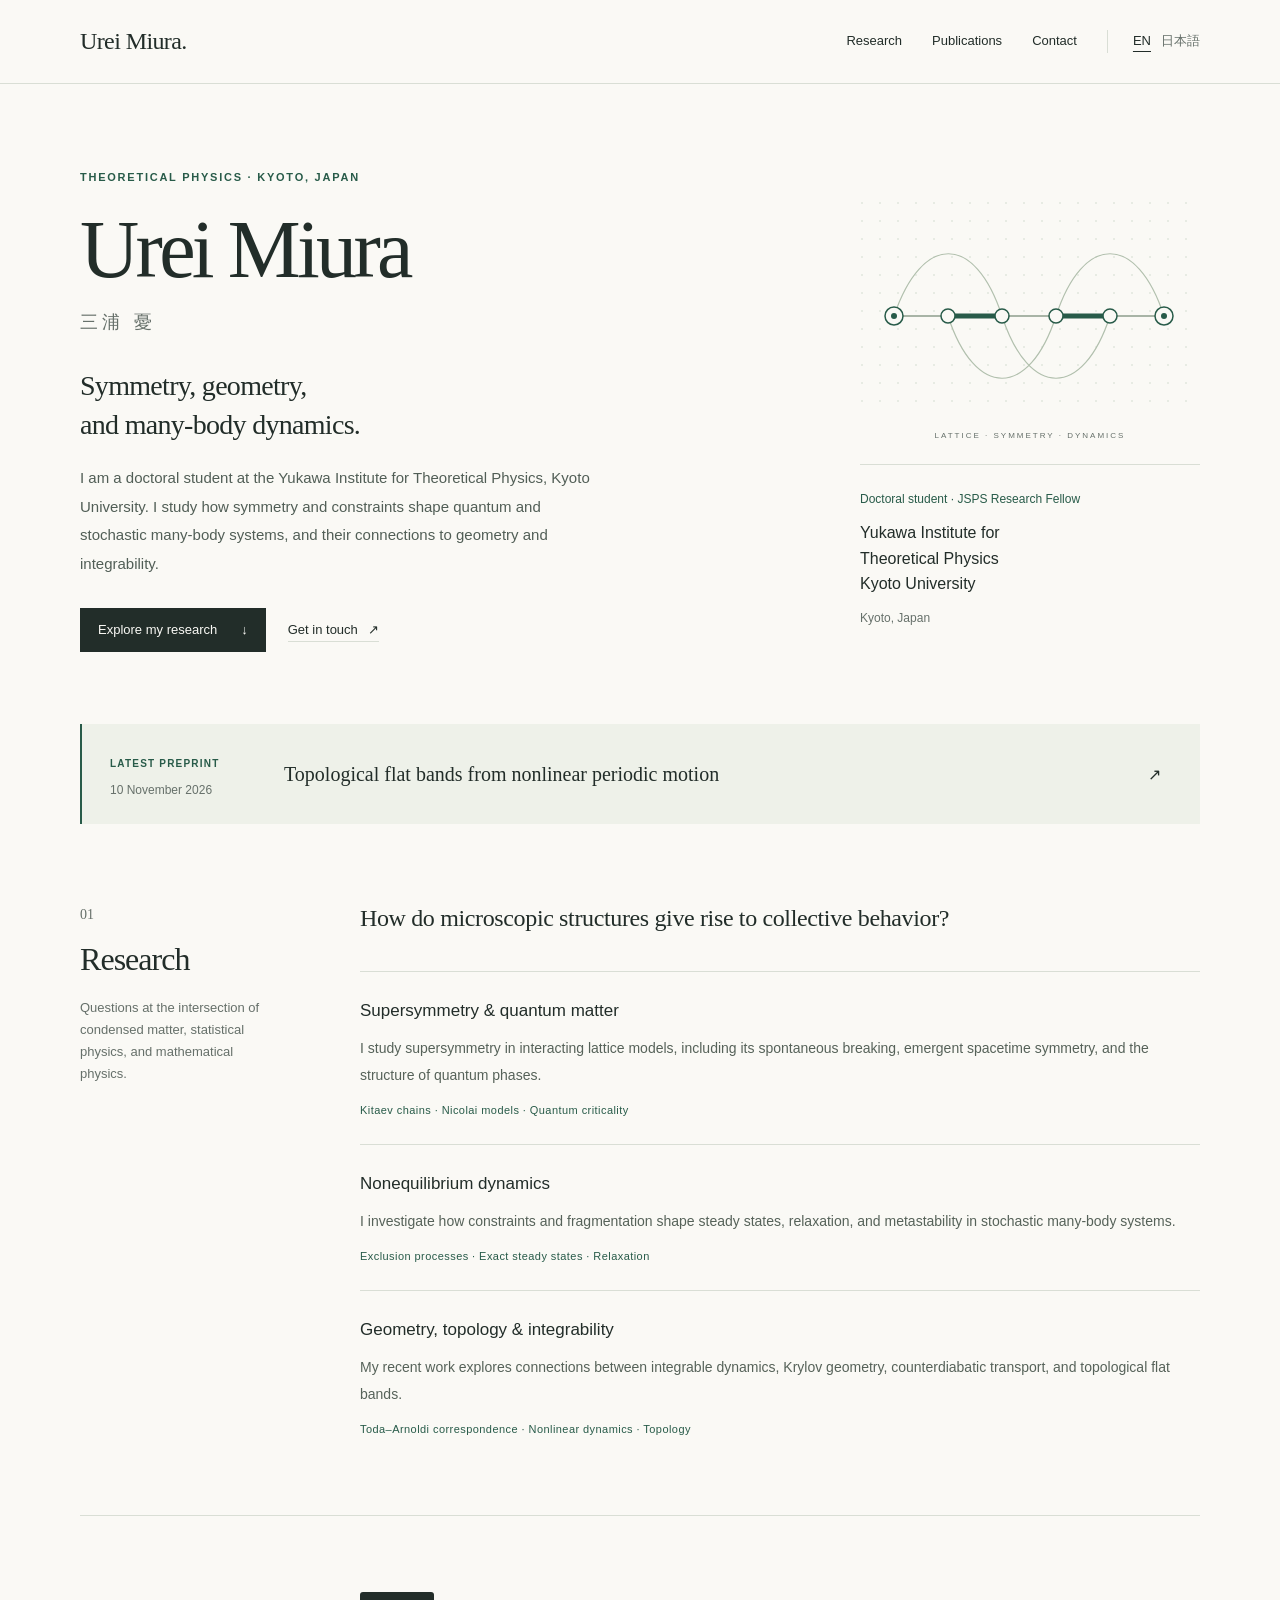
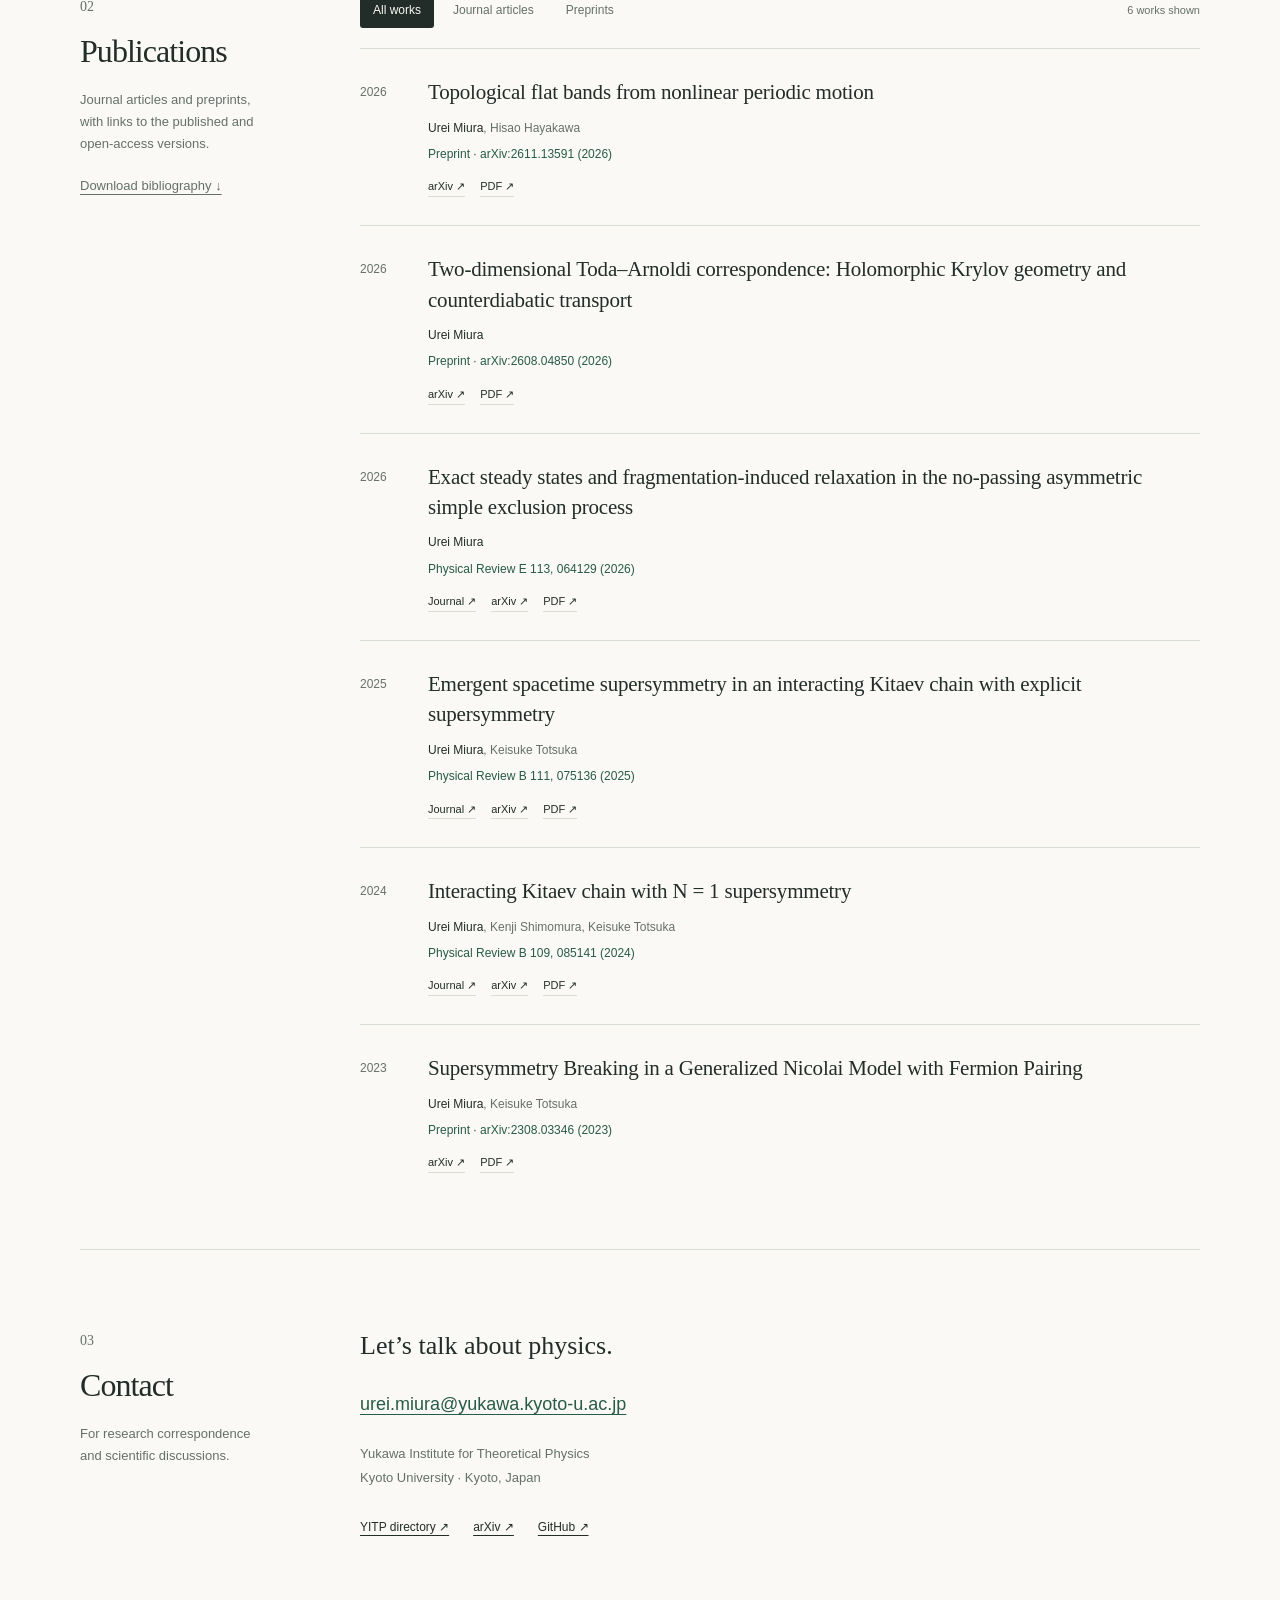
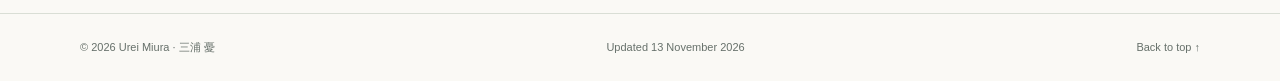
<file: index.html>
<!doctype html>
<html lang="en">
<head>
  <meta charset="utf-8"><meta name="viewport" content="width=device-width, initial-scale=1">
  <title>Urei Miura | Theoretical Physics</title><meta name="description" content="Urei Miura, doctoral student at the Yukawa Institute for Theoretical Physics, Kyoto University. Research on supersymmetry, nonequilibrium dynamics, geometry, and integrability.">
  <meta name="theme-color" content="#faf9f5">
  <link rel="canonical" href="https://miura-urei.github.io/">
  <link rel="alternate" hreflang="en" href="https://miura-urei.github.io/"><link rel="alternate" hreflang="ja" href="https://miura-urei.github.io/ja.html"><link rel="alternate" hreflang="x-default" href="https://miura-urei.github.io/">
  <meta property="og:type" content="website"><meta property="og:title" content="Urei Miura | Theoretical Physics"><meta property="og:description" content="Urei Miura, doctoral student at the Yukawa Institute for Theoretical Physics, Kyoto University. Research on supersymmetry, nonequilibrium dynamics, geometry, and integrability."><meta property="og:url" content="https://miura-urei.github.io/"><meta property="og:locale" content="en_US">
  <link rel="icon" href="favicon.svg" type="image/svg+xml">
  <link rel="stylesheet" href="styles.css"><script src="site.js" defer></script>
  <script type="application/ld+json">{"@context": "https://schema.org", "@type": "ProfilePage", "dateModified": "2026-11-13", "mainEntity": {"@type": "Person", "name": "Urei Miura", "alternateName": "三浦憂", "url": "https://miura-urei.github.io/", "jobTitle": "Doctoral student", "email": "urei.miura@yukawa.kyoto-u.ac.jp", "affiliation": {"@type": "Organization", "name": "Yukawa Institute for Theoretical Physics, Kyoto University", "url": "https://www.yukawa.kyoto-u.ac.jp/"}, "sameAs": ["https://github.com/miura-urei"]}}</script>
</head>
<body id="top">
<a class="skip-link" href="#main">Skip to main content</a>
<header class="site-header"><div class="wrap header-inner">
  <a class="wordmark" href="index.html" aria-label="Urei Miura — home">Urei Miura<span aria-hidden="true">.</span></a>
  <nav class="navigation" aria-label="Main navigation"><a href="#research">Research</a><a href="#publications">Publications</a><a href="#contact">Contact</a><div class="language" aria-label="Language / 言語"><a href="index.html" lang="en" hreflang="en" aria-current="page">EN</a><a href="ja.html" lang="ja" hreflang="ja" data-language-link>日本語</a></div></nav>
</div></header>
<main class="wrap" id="main">
  <section class="hero" aria-labelledby="name"><div>
    <div class="eyebrow">Theoretical physics · Kyoto, Japan</div><h1 id="name">Urei Miura</h1>
    <p class="name-secondary" lang="ja">三浦 憂</p>
    <p class="lead">Symmetry, geometry,<br>and many-body dynamics.</p><p class="intro">I am a doctoral student at the Yukawa Institute for Theoretical Physics, Kyoto University. I study how symmetry and constraints shape quantum and stochastic many-body systems, and their connections to geometry and integrability.</p>
    <div class="hero-links"><a class="primary-link" href="#research">Explore my research <span aria-hidden="true">↓</span></a><a class="text-link" href="#contact">Get in touch <span aria-hidden="true">↗</span></a></div>
  </div><aside class="identity-panel"><svg class="lattice" viewBox="0 0 340 240" role="img" aria-label="Schematic of a one-dimensional lattice with alternating bonds" xmlns="http://www.w3.org/2000/svg">
      <defs><pattern id="dots" width="18" height="18" patternUnits="userSpaceOnUse"><circle cx="2" cy="2" r=".8" fill="#d0d9cd"/></pattern></defs>
      <rect x="1" y="1" width="338" height="214" fill="url(#dots)"/>
      <g fill="none" stroke="#b2c0ae" stroke-width="1.2">
        <path d="M34 115C62 32 115 32 142 115S223 198 250 115"/>
        <path d="M88 115C115 198 169 198 196 115S277 32 304 115"/>
      </g>
      <path d="M34 115H304" fill="none" stroke="#8d9e8d" stroke-width="1.5"/>
      <g stroke="#285b49" stroke-width="5"><path d="M88 115h54m54 0h54"/></g>
      <g stroke="#285b49" stroke-width="1.5" fill="#faf9f5"><circle cx="34" cy="115" r="9"/><circle cx="88" cy="115" r="7"/><circle cx="142" cy="115" r="7"/><circle cx="196" cy="115" r="7"/><circle cx="250" cy="115" r="7"/><circle cx="304" cy="115" r="9"/></g>
      <g fill="#285b49"><circle cx="34" cy="115" r="3"/><circle cx="304" cy="115" r="3"/></g>
      <text x="170" y="237" fill="#66706a" text-anchor="middle" font-family="sans-serif" font-size="8" letter-spacing="2">LATTICE · SYMMETRY · DYNAMICS</text>
    </svg><div class="affiliation">
    <p class="role">Doctoral student · JSPS Research Fellow</p><p class="institute">Yukawa Institute for<br>Theoretical Physics<br>Kyoto University</p><p class="location">Kyoto, Japan</p>
  </div></aside></section>
  <a class="latest" href="https://arxiv.org/abs/2611.13591"><div><span class="latest-label">Latest preprint</span><time class="latest-date" datetime="2026-11-10">10 November 2026</time></div><span class="latest-title" lang="en">Topological flat bands from nonlinear periodic motion</span><span aria-hidden="true">↗</span></a>
  <section class="section" id="research" aria-labelledby="research-heading">
    <div class="section-heading"><span class="section-number" aria-hidden="true">01</span><h2 id="research-heading">Research</h2><p>Questions at the intersection of condensed matter, statistical physics, and mathematical physics.</p></div>
    <div><p class="research-intro">How do microscopic structures give rise to collective behavior?</p><article class="research-topic"><h3>Supersymmetry &amp; quantum matter</h3><p>I study supersymmetry in interacting lattice models, including its spontaneous breaking, emergent spacetime symmetry, and the structure of quantum phases.</p><span class="topic-keywords">Kitaev chains · Nicolai models · Quantum criticality</span></article>
<article class="research-topic"><h3>Nonequilibrium dynamics</h3><p>I investigate how constraints and fragmentation shape steady states, relaxation, and metastability in stochastic many-body systems.</p><span class="topic-keywords">Exclusion processes · Exact steady states · Relaxation</span></article>
<article class="research-topic"><h3>Geometry, topology &amp; integrability</h3><p>My recent work explores connections between integrable dynamics, Krylov geometry, counterdiabatic transport, and topological flat bands.</p><span class="topic-keywords">Toda–Arnoldi correspondence · Nonlinear dynamics · Topology</span></article></div>
  </section>
  <section class="section" id="publications" aria-labelledby="publications-heading">
    <div class="section-heading"><span class="section-number" aria-hidden="true">02</span><h2 id="publications-heading">Publications</h2><p>Journal articles and preprints, with links to the published and open-access versions.</p><p style="margin-top:20px"><a href="publications.bib" download>Download bibliography ↓</a></p></div>
    <div><div class="publication-toolbar"><div class="publication-filters" role="group" aria-label="Filter publications" hidden><button type="button" data-filter="all" aria-pressed="true">All works</button><button type="button" data-filter="journal" aria-pressed="false">Journal articles</button><button type="button" data-filter="preprint" aria-pressed="false">Preprints</button></div><span class="publication-count" id="publication-count" role="status" aria-live="polite">6 works shown</span></div>
    <ol class="publication-list"><li class="publication" data-kind="preprint">
      <span class="publication-year">2026</span>
      <article><h3 lang="en"><a href="https://arxiv.org/abs/2611.13591">Topological flat bands from nonlinear periodic motion</a></h3>
      <p class="authors" lang="en"><strong>Urei Miura</strong>, Hisao Hayakawa</p><p class="venue">Preprint · arXiv:2611.13591 (2026)</p>
      <div class="pub-links"><a href="https://arxiv.org/abs/2611.13591" aria-label="arXiv: Topological flat bands from nonlinear periodic motion">arXiv ↗</a>
      <a href="https://arxiv.org/pdf/2611.13591" aria-label="PDF: Topological flat bands from nonlinear periodic motion">PDF ↗</a></div></article>
    </li>
<li class="publication" data-kind="preprint">
      <span class="publication-year">2026</span>
      <article><h3 lang="en"><a href="https://arxiv.org/abs/2608.04850">Two-dimensional Toda–Arnoldi correspondence: Holomorphic Krylov geometry and counterdiabatic transport</a></h3>
      <p class="authors" lang="en"><strong>Urei Miura</strong></p><p class="venue">Preprint · arXiv:2608.04850 (2026)</p>
      <div class="pub-links"><a href="https://arxiv.org/abs/2608.04850" aria-label="arXiv: Two-dimensional Toda–Arnoldi correspondence: Holomorphic Krylov geometry and counterdiabatic transport">arXiv ↗</a>
      <a href="https://arxiv.org/pdf/2608.04850" aria-label="PDF: Two-dimensional Toda–Arnoldi correspondence: Holomorphic Krylov geometry and counterdiabatic transport">PDF ↗</a></div></article>
    </li>
<li class="publication" data-kind="journal">
      <span class="publication-year">2026</span>
      <article><h3 lang="en"><a href="https://doi.org/10.1103/52vx-z447">Exact steady states and fragmentation-induced relaxation in the no-passing asymmetric simple exclusion process</a></h3>
      <p class="authors" lang="en"><strong>Urei Miura</strong></p><p class="venue">Physical Review E 113, 064129 (2026)</p>
      <div class="pub-links"><a href="https://doi.org/10.1103/52vx-z447" aria-label="Journal: Exact steady states and fragmentation-induced relaxation in the no-passing asymmetric simple exclusion process">Journal ↗</a><a href="https://arxiv.org/abs/2504.16363" aria-label="arXiv: Exact steady states and fragmentation-induced relaxation in the no-passing asymmetric simple exclusion process">arXiv ↗</a>
      <a href="https://arxiv.org/pdf/2504.16363" aria-label="PDF: Exact steady states and fragmentation-induced relaxation in the no-passing asymmetric simple exclusion process">PDF ↗</a></div></article>
    </li>
<li class="publication" data-kind="journal">
      <span class="publication-year">2025</span>
      <article><h3 lang="en"><a href="https://doi.org/10.1103/PhysRevB.111.075136">Emergent spacetime supersymmetry in an interacting Kitaev chain with explicit supersymmetry</a></h3>
      <p class="authors" lang="en"><strong>Urei Miura</strong>, Keisuke Totsuka</p><p class="venue">Physical Review B 111, 075136 (2025)</p>
      <div class="pub-links"><a href="https://doi.org/10.1103/PhysRevB.111.075136" aria-label="Journal: Emergent spacetime supersymmetry in an interacting Kitaev chain with explicit supersymmetry">Journal ↗</a><a href="https://arxiv.org/abs/2410.13354" aria-label="arXiv: Emergent spacetime supersymmetry in an interacting Kitaev chain with explicit supersymmetry">arXiv ↗</a>
      <a href="https://arxiv.org/pdf/2410.13354" aria-label="PDF: Emergent spacetime supersymmetry in an interacting Kitaev chain with explicit supersymmetry">PDF ↗</a></div></article>
    </li>
<li class="publication" data-kind="journal">
      <span class="publication-year">2024</span>
      <article><h3 lang="en"><a href="https://doi.org/10.1103/PhysRevB.109.085141">Interacting Kitaev chain with N = 1 supersymmetry</a></h3>
      <p class="authors" lang="en"><strong>Urei Miura</strong>, Kenji Shimomura, Keisuke Totsuka</p><p class="venue">Physical Review B 109, 085141 (2024)</p>
      <div class="pub-links"><a href="https://doi.org/10.1103/PhysRevB.109.085141" aria-label="Journal: Interacting Kitaev chain with N = 1 supersymmetry">Journal ↗</a><a href="https://arxiv.org/abs/2310.19493" aria-label="arXiv: Interacting Kitaev chain with N = 1 supersymmetry">arXiv ↗</a>
      <a href="https://arxiv.org/pdf/2310.19493" aria-label="PDF: Interacting Kitaev chain with N = 1 supersymmetry">PDF ↗</a></div></article>
    </li>
<li class="publication" data-kind="preprint">
      <span class="publication-year">2023</span>
      <article><h3 lang="en"><a href="https://arxiv.org/abs/2308.03346">Supersymmetry Breaking in a Generalized Nicolai Model with Fermion Pairing</a></h3>
      <p class="authors" lang="en"><strong>Urei Miura</strong>, Keisuke Totsuka</p><p class="venue">Preprint · arXiv:2308.03346 (2023)</p>
      <div class="pub-links"><a href="https://arxiv.org/abs/2308.03346" aria-label="arXiv: Supersymmetry Breaking in a Generalized Nicolai Model with Fermion Pairing">arXiv ↗</a>
      <a href="https://arxiv.org/pdf/2308.03346" aria-label="PDF: Supersymmetry Breaking in a Generalized Nicolai Model with Fermion Pairing">PDF ↗</a></div></article>
    </li></ol></div>
  </section>
  <section class="section contact-section" id="contact" aria-labelledby="contact-heading">
    <div class="section-heading"><span class="section-number" aria-hidden="true">03</span><h2 id="contact-heading">Contact</h2><p>For research correspondence and scientific discussions.</p></div>
    <div><p class="contact-copy">Let’s talk about physics.</p><a class="email" href="mailto:urei.miura@yukawa.kyoto-u.ac.jp">urei.miura@yukawa.kyoto-u.ac.jp</a><p class="contact-affiliation">Yukawa Institute for Theoretical Physics<br>Kyoto University · Kyoto, Japan</p>
    <div class="external-links"><a href="https://www.yukawa.kyoto-u.ac.jp/en-GB/contents/people/people">YITP directory ↗</a><a href="https://arxiv.org/search/?query=Miura%2C+Urei&amp;searchtype=author&amp;abstracts=show&amp;order=-announced_date_first&amp;size=50">arXiv ↗</a><a href="https://github.com/miura-urei">GitHub ↗</a></div></div>
  </section>
</main>
<footer class="site-footer"><div class="wrap footer-inner"><span>© 2026 Urei Miura · 三浦 憂</span><span>Updated 13 November 2026</span><a href="#top">Back to top ↑</a></div></footer>
</body>
</html>
</file>
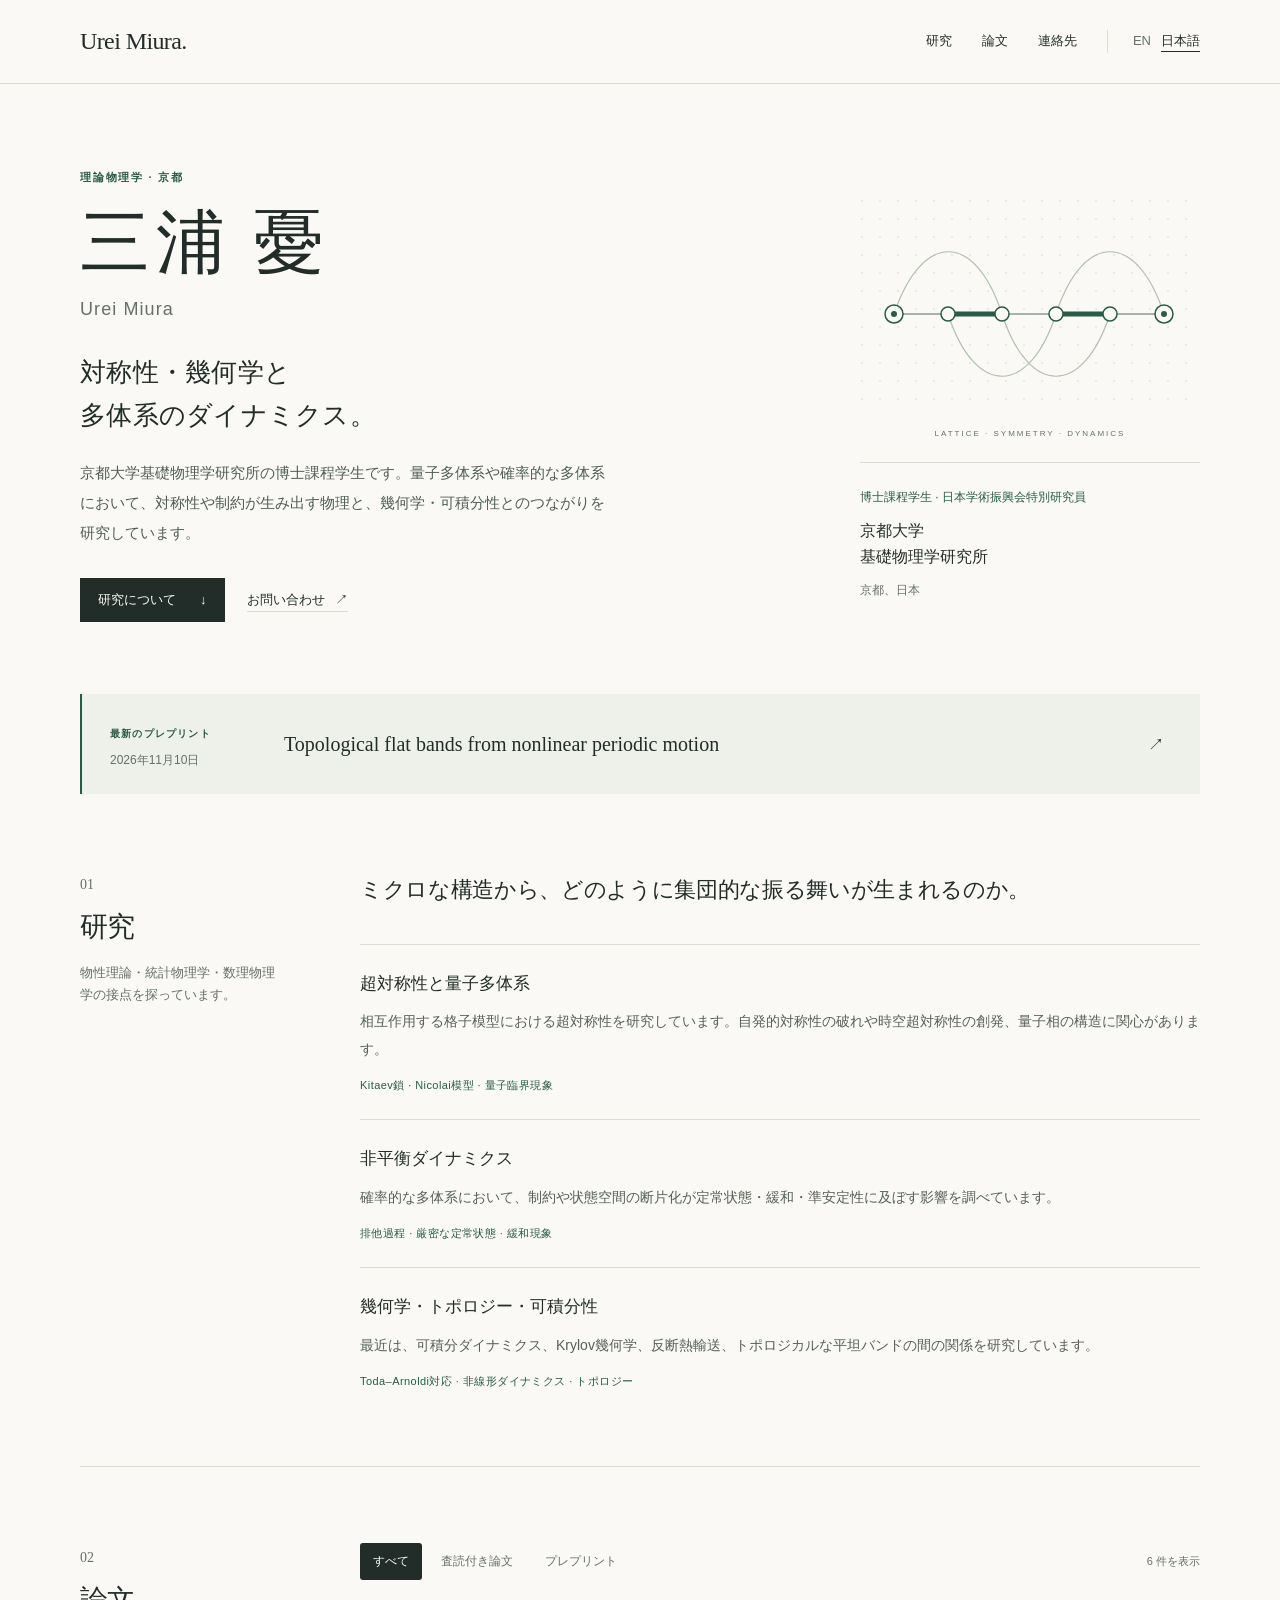
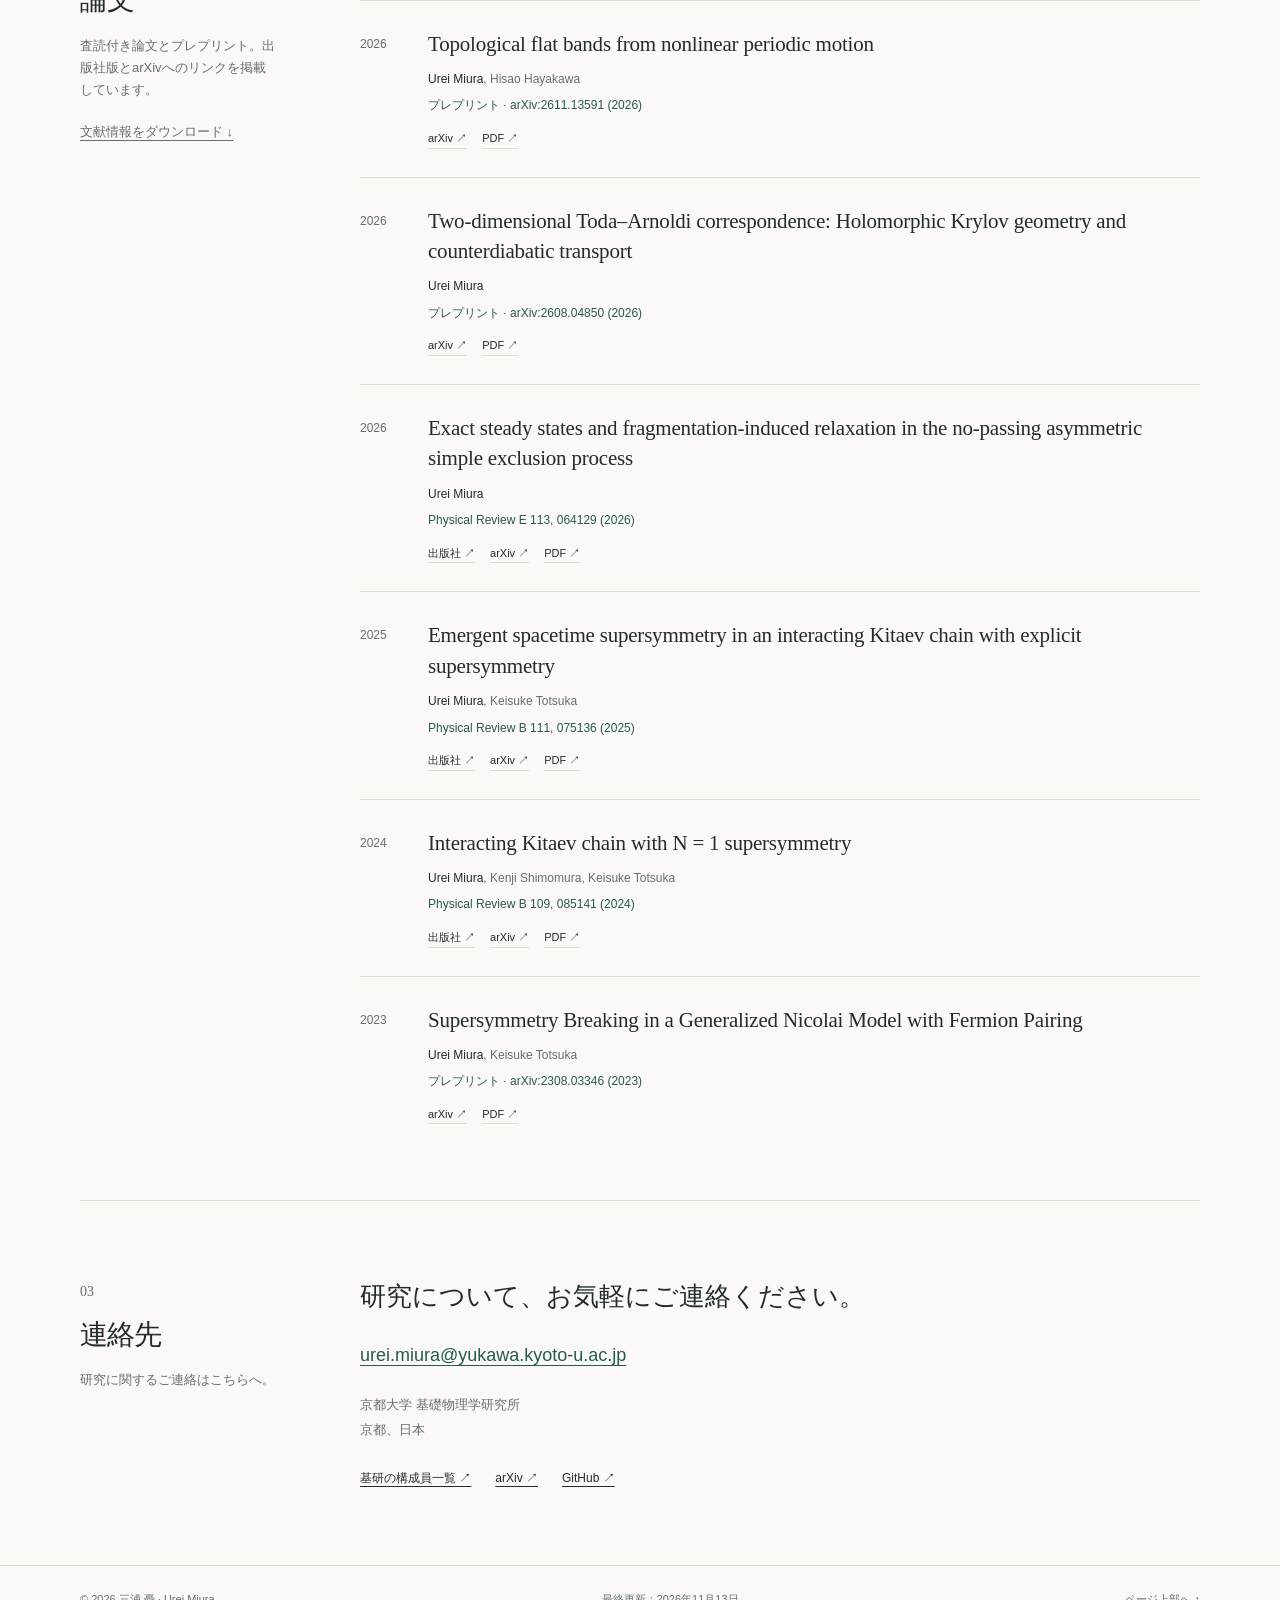
<file: ja.html>
<!doctype html>
<html lang="ja">
<head>
  <meta charset="utf-8"><meta name="viewport" content="width=device-width, initial-scale=1">
  <title>三浦 憂 | Urei Miura — 理論物理学</title><meta name="description" content="三浦憂（Urei Miura）の研究者個人サイト。京都大学基礎物理学研究所。超対称性、非平衡ダイナミクス、幾何学・可積分系の研究と論文を紹介します。">
  <meta name="theme-color" content="#faf9f5">
  <link rel="canonical" href="https://miura-urei.github.io/ja.html">
  <link rel="alternate" hreflang="en" href="https://miura-urei.github.io/"><link rel="alternate" hreflang="ja" href="https://miura-urei.github.io/ja.html"><link rel="alternate" hreflang="x-default" href="https://miura-urei.github.io/">
  <meta property="og:type" content="website"><meta property="og:title" content="三浦 憂 | Urei Miura — 理論物理学"><meta property="og:description" content="三浦憂（Urei Miura）の研究者個人サイト。京都大学基礎物理学研究所。超対称性、非平衡ダイナミクス、幾何学・可積分系の研究と論文を紹介します。"><meta property="og:url" content="https://miura-urei.github.io/ja.html"><meta property="og:locale" content="ja_JP">
  <link rel="icon" href="favicon.svg" type="image/svg+xml">
  <link rel="stylesheet" href="styles.css"><script src="site.js" defer></script>
  <script type="application/ld+json">{"@context": "https://schema.org", "@type": "ProfilePage", "dateModified": "2026-11-13", "mainEntity": {"@type": "Person", "name": "Urei Miura", "alternateName": "三浦憂", "url": "https://miura-urei.github.io/", "jobTitle": "Doctoral student", "email": "urei.miura@yukawa.kyoto-u.ac.jp", "affiliation": {"@type": "Organization", "name": "Yukawa Institute for Theoretical Physics, Kyoto University", "url": "https://www.yukawa.kyoto-u.ac.jp/"}, "sameAs": ["https://github.com/miura-urei"]}}</script>
</head>
<body id="top">
<a class="skip-link" href="#main">本文へ移動</a>
<header class="site-header"><div class="wrap header-inner">
  <a class="wordmark" href="ja.html" aria-label="Urei Miura — home">Urei Miura<span aria-hidden="true">.</span></a>
  <nav class="navigation" aria-label="メインナビゲーション"><a href="#research">研究</a><a href="#publications">論文</a><a href="#contact">連絡先</a><div class="language" aria-label="Language / 言語"><a href="index.html" lang="en" hreflang="en" data-language-link>EN</a><a href="ja.html" lang="ja" hreflang="ja" aria-current="page">日本語</a></div></nav>
</div></header>
<main class="wrap" id="main">
  <section class="hero" aria-labelledby="name"><div>
    <div class="eyebrow">理論物理学 · 京都</div><h1 id="name">三浦 憂</h1>
    <p class="name-secondary" lang="en">Urei Miura</p>
    <p class="lead">対称性・幾何学と<br>多体系のダイナミクス。</p><p class="intro">京都大学基礎物理学研究所の博士課程学生です。量子多体系や確率的な多体系において、対称性や制約が生み出す物理と、幾何学・可積分性とのつながりを研究しています。</p>
    <div class="hero-links"><a class="primary-link" href="#research">研究について <span aria-hidden="true">↓</span></a><a class="text-link" href="#contact">お問い合わせ <span aria-hidden="true">↗</span></a></div>
  </div><aside class="identity-panel"><svg class="lattice" viewBox="0 0 340 240" role="img" aria-label="結合が交互に並ぶ一次元格子の模式図" xmlns="http://www.w3.org/2000/svg">
      <defs><pattern id="dots" width="18" height="18" patternUnits="userSpaceOnUse"><circle cx="2" cy="2" r=".8" fill="#d0d9cd"/></pattern></defs>
      <rect x="1" y="1" width="338" height="214" fill="url(#dots)"/>
      <g fill="none" stroke="#b2c0ae" stroke-width="1.2">
        <path d="M34 115C62 32 115 32 142 115S223 198 250 115"/>
        <path d="M88 115C115 198 169 198 196 115S277 32 304 115"/>
      </g>
      <path d="M34 115H304" fill="none" stroke="#8d9e8d" stroke-width="1.5"/>
      <g stroke="#285b49" stroke-width="5"><path d="M88 115h54m54 0h54"/></g>
      <g stroke="#285b49" stroke-width="1.5" fill="#faf9f5"><circle cx="34" cy="115" r="9"/><circle cx="88" cy="115" r="7"/><circle cx="142" cy="115" r="7"/><circle cx="196" cy="115" r="7"/><circle cx="250" cy="115" r="7"/><circle cx="304" cy="115" r="9"/></g>
      <g fill="#285b49"><circle cx="34" cy="115" r="3"/><circle cx="304" cy="115" r="3"/></g>
      <text x="170" y="237" fill="#66706a" text-anchor="middle" font-family="sans-serif" font-size="8" letter-spacing="2">LATTICE · SYMMETRY · DYNAMICS</text>
    </svg><div class="affiliation">
    <p class="role">博士課程学生 · 日本学術振興会特別研究員</p><p class="institute">京都大学<br>基礎物理学研究所<br></p><p class="location">京都、日本</p>
  </div></aside></section>
  <a class="latest" href="https://arxiv.org/abs/2611.13591"><div><span class="latest-label">最新のプレプリント</span><time class="latest-date" datetime="2026-11-10">2026年11月10日</time></div><span class="latest-title" lang="en">Topological flat bands from nonlinear periodic motion</span><span aria-hidden="true">↗</span></a>
  <section class="section" id="research" aria-labelledby="research-heading">
    <div class="section-heading"><span class="section-number" aria-hidden="true">01</span><h2 id="research-heading">研究</h2><p>物性理論・統計物理学・数理物理学の接点を探っています。</p></div>
    <div><p class="research-intro">ミクロな構造から、どのように集団的な振る舞いが生まれるのか。</p><article class="research-topic"><h3>超対称性と量子多体系</h3><p>相互作用する格子模型における超対称性を研究しています。自発的対称性の破れや時空超対称性の創発、量子相の構造に関心があります。</p><span class="topic-keywords">Kitaev鎖 · Nicolai模型 · 量子臨界現象</span></article>
<article class="research-topic"><h3>非平衡ダイナミクス</h3><p>確率的な多体系において、制約や状態空間の断片化が定常状態・緩和・準安定性に及ぼす影響を調べています。</p><span class="topic-keywords">排他過程 · 厳密な定常状態 · 緩和現象</span></article>
<article class="research-topic"><h3>幾何学・トポロジー・可積分性</h3><p>最近は、可積分ダイナミクス、Krylov幾何学、反断熱輸送、トポロジカルな平坦バンドの間の関係を研究しています。</p><span class="topic-keywords">Toda–Arnoldi対応 · 非線形ダイナミクス · トポロジー</span></article></div>
  </section>
  <section class="section" id="publications" aria-labelledby="publications-heading">
    <div class="section-heading"><span class="section-number" aria-hidden="true">02</span><h2 id="publications-heading">論文</h2><p>査読付き論文とプレプリント。出版社版とarXivへのリンクを掲載しています。</p><p style="margin-top:20px"><a href="publications.bib" download>文献情報をダウンロード ↓</a></p></div>
    <div><div class="publication-toolbar"><div class="publication-filters" role="group" aria-label="論文の種類で絞り込み" hidden><button type="button" data-filter="all" aria-pressed="true">すべて</button><button type="button" data-filter="journal" aria-pressed="false">査読付き論文</button><button type="button" data-filter="preprint" aria-pressed="false">プレプリント</button></div><span class="publication-count" id="publication-count" role="status" aria-live="polite">6 件を表示</span></div>
    <ol class="publication-list"><li class="publication" data-kind="preprint">
      <span class="publication-year">2026</span>
      <article><h3 lang="en"><a href="https://arxiv.org/abs/2611.13591">Topological flat bands from nonlinear periodic motion</a></h3>
      <p class="authors" lang="en"><strong>Urei Miura</strong>, Hisao Hayakawa</p><p class="venue">プレプリント · arXiv:2611.13591 (2026)</p>
      <div class="pub-links"><a href="https://arxiv.org/abs/2611.13591" aria-label="arXiv: Topological flat bands from nonlinear periodic motion">arXiv ↗</a>
      <a href="https://arxiv.org/pdf/2611.13591" aria-label="PDF: Topological flat bands from nonlinear periodic motion">PDF ↗</a></div></article>
    </li>
<li class="publication" data-kind="preprint">
      <span class="publication-year">2026</span>
      <article><h3 lang="en"><a href="https://arxiv.org/abs/2608.04850">Two-dimensional Toda–Arnoldi correspondence: Holomorphic Krylov geometry and counterdiabatic transport</a></h3>
      <p class="authors" lang="en"><strong>Urei Miura</strong></p><p class="venue">プレプリント · arXiv:2608.04850 (2026)</p>
      <div class="pub-links"><a href="https://arxiv.org/abs/2608.04850" aria-label="arXiv: Two-dimensional Toda–Arnoldi correspondence: Holomorphic Krylov geometry and counterdiabatic transport">arXiv ↗</a>
      <a href="https://arxiv.org/pdf/2608.04850" aria-label="PDF: Two-dimensional Toda–Arnoldi correspondence: Holomorphic Krylov geometry and counterdiabatic transport">PDF ↗</a></div></article>
    </li>
<li class="publication" data-kind="journal">
      <span class="publication-year">2026</span>
      <article><h3 lang="en"><a href="https://doi.org/10.1103/52vx-z447">Exact steady states and fragmentation-induced relaxation in the no-passing asymmetric simple exclusion process</a></h3>
      <p class="authors" lang="en"><strong>Urei Miura</strong></p><p class="venue">Physical Review E 113, 064129 (2026)</p>
      <div class="pub-links"><a href="https://doi.org/10.1103/52vx-z447" aria-label="出版社: Exact steady states and fragmentation-induced relaxation in the no-passing asymmetric simple exclusion process">出版社 ↗</a><a href="https://arxiv.org/abs/2504.16363" aria-label="arXiv: Exact steady states and fragmentation-induced relaxation in the no-passing asymmetric simple exclusion process">arXiv ↗</a>
      <a href="https://arxiv.org/pdf/2504.16363" aria-label="PDF: Exact steady states and fragmentation-induced relaxation in the no-passing asymmetric simple exclusion process">PDF ↗</a></div></article>
    </li>
<li class="publication" data-kind="journal">
      <span class="publication-year">2025</span>
      <article><h3 lang="en"><a href="https://doi.org/10.1103/PhysRevB.111.075136">Emergent spacetime supersymmetry in an interacting Kitaev chain with explicit supersymmetry</a></h3>
      <p class="authors" lang="en"><strong>Urei Miura</strong>, Keisuke Totsuka</p><p class="venue">Physical Review B 111, 075136 (2025)</p>
      <div class="pub-links"><a href="https://doi.org/10.1103/PhysRevB.111.075136" aria-label="出版社: Emergent spacetime supersymmetry in an interacting Kitaev chain with explicit supersymmetry">出版社 ↗</a><a href="https://arxiv.org/abs/2410.13354" aria-label="arXiv: Emergent spacetime supersymmetry in an interacting Kitaev chain with explicit supersymmetry">arXiv ↗</a>
      <a href="https://arxiv.org/pdf/2410.13354" aria-label="PDF: Emergent spacetime supersymmetry in an interacting Kitaev chain with explicit supersymmetry">PDF ↗</a></div></article>
    </li>
<li class="publication" data-kind="journal">
      <span class="publication-year">2024</span>
      <article><h3 lang="en"><a href="https://doi.org/10.1103/PhysRevB.109.085141">Interacting Kitaev chain with N = 1 supersymmetry</a></h3>
      <p class="authors" lang="en"><strong>Urei Miura</strong>, Kenji Shimomura, Keisuke Totsuka</p><p class="venue">Physical Review B 109, 085141 (2024)</p>
      <div class="pub-links"><a href="https://doi.org/10.1103/PhysRevB.109.085141" aria-label="出版社: Interacting Kitaev chain with N = 1 supersymmetry">出版社 ↗</a><a href="https://arxiv.org/abs/2310.19493" aria-label="arXiv: Interacting Kitaev chain with N = 1 supersymmetry">arXiv ↗</a>
      <a href="https://arxiv.org/pdf/2310.19493" aria-label="PDF: Interacting Kitaev chain with N = 1 supersymmetry">PDF ↗</a></div></article>
    </li>
<li class="publication" data-kind="preprint">
      <span class="publication-year">2023</span>
      <article><h3 lang="en"><a href="https://arxiv.org/abs/2308.03346">Supersymmetry Breaking in a Generalized Nicolai Model with Fermion Pairing</a></h3>
      <p class="authors" lang="en"><strong>Urei Miura</strong>, Keisuke Totsuka</p><p class="venue">プレプリント · arXiv:2308.03346 (2023)</p>
      <div class="pub-links"><a href="https://arxiv.org/abs/2308.03346" aria-label="arXiv: Supersymmetry Breaking in a Generalized Nicolai Model with Fermion Pairing">arXiv ↗</a>
      <a href="https://arxiv.org/pdf/2308.03346" aria-label="PDF: Supersymmetry Breaking in a Generalized Nicolai Model with Fermion Pairing">PDF ↗</a></div></article>
    </li></ol></div>
  </section>
  <section class="section contact-section" id="contact" aria-labelledby="contact-heading">
    <div class="section-heading"><span class="section-number" aria-hidden="true">03</span><h2 id="contact-heading">連絡先</h2><p>研究に関するご連絡はこちらへ。</p></div>
    <div><p class="contact-copy">研究について、お気軽にご連絡ください。</p><a class="email" href="mailto:urei.miura@yukawa.kyoto-u.ac.jp">urei.miura@yukawa.kyoto-u.ac.jp</a><p class="contact-affiliation">京都大学 基礎物理学研究所<br>京都、日本</p>
    <div class="external-links"><a href="https://www.yukawa.kyoto-u.ac.jp/contents/people/people">基研の構成員一覧 ↗</a><a href="https://arxiv.org/search/?query=Miura%2C+Urei&amp;searchtype=author&amp;abstracts=show&amp;order=-announced_date_first&amp;size=50">arXiv ↗</a><a href="https://github.com/miura-urei">GitHub ↗</a></div></div>
  </section>
</main>
<footer class="site-footer"><div class="wrap footer-inner"><span>© 2026 三浦 憂 · Urei Miura</span><span>最終更新：2026年11月13日</span><a href="#top">ページ上部へ ↑</a></div></footer>
</body>
</html>
</file>
<file: styles.css>
@charset "UTF-8";
:root {
  color-scheme: light;
  --paper: #faf9f5;
  --ink: #222d29;
  --muted: #66706a;
  --accent: #285b49;
  --line: #d9ded5;
  --soft: #eef1e9;
  --serif: "Iowan Old Style", "Palatino Linotype", "Yu Mincho", "Hiragino Mincho ProN", Georgia, serif;
  --sans: -apple-system, BlinkMacSystemFont, "Segoe UI", "Hiragino Kaku Gothic ProN", "Yu Gothic", sans-serif;
}
* { box-sizing: border-box; }
html { scroll-behavior: smooth; scroll-padding-top: 105px; }
body { margin: 0; background: var(--paper); color: var(--ink); font-family: var(--sans); font-size: 16px; line-height: 1.7; -webkit-font-smoothing: antialiased; }
a { color: inherit; text-underline-offset: 4px; text-decoration-thickness: 1px; }
a:hover { color: var(--accent); }
a:focus-visible, button:focus-visible, summary:focus-visible { outline: 2px solid var(--accent); outline-offset: 5px; }
button { font: inherit; }
[hidden] { display: none !important; }
::selection { background: #d8e7d9; }
.wrap { width: min(1120px, calc(100% - 96px)); margin: 0 auto; }
.skip-link { position: fixed; top: -100px; left: 20px; z-index: 20; padding: 12px 20px; background: var(--ink); color: white; }
.skip-link:focus { top: 10px; }
.site-header { position: sticky; top: 0; z-index: 10; border-bottom: 1px solid var(--line); background: rgba(250,249,245,.97); }
.header-inner { min-height: 83px; display: flex; align-items: center; justify-content: space-between; gap: 32px; }
.wordmark { font-family: var(--serif); font-size: 24px; letter-spacing: -.6px; text-decoration: none; white-space: nowrap; }
.navigation { display: flex; align-items: center; gap: 30px; font-size: 13px; }
.navigation > a { text-decoration: none; }
.language { display: flex; align-items: center; gap: 10px; padding-left: 25px; border-left: 1px solid var(--line); white-space: nowrap; }
.language a { color: var(--muted); text-decoration: none; }
.language [aria-current] { color: var(--ink); text-decoration: underline; text-underline-offset: 6px; }
.eyebrow { font-size: 11px; line-height: 1.5; font-weight: 600; letter-spacing: .16em; text-transform: uppercase; color: var(--accent); }
.hero { padding: 85px 0 72px; display: grid; grid-template-columns: 1fr 340px; align-items: center; gap: 76px; }
.hero h1 { margin: 18px 0 0; font-family: var(--serif); font-size: clamp(52px, 6.5vw, 82px); font-weight: 400; line-height: 1.12; letter-spacing: -.045em; }
.name-secondary { margin: 12px 0 28px; color: var(--muted); font-size: 18px; letter-spacing: .24em; }
.lead { font-family: var(--serif); font-size: 28px; line-height: 1.4; letter-spacing: -.025em; max-width: 530px; margin: 0 0 20px; }
.intro { max-width: 530px; color: #515e56; margin: 0; font-size: 15px; line-height: 1.9; }
.hero-links { display: flex; flex-wrap: wrap; align-items: center; gap: 22px; margin-top: 30px; font-size: 13px; }
.primary-link { display: inline-flex; align-items: center; gap: 24px; padding: 11px 18px; background: var(--ink); color: var(--paper); text-decoration: none; }
.primary-link:hover { background: var(--accent); color: white; }
.text-link { display: inline-flex; align-items: center; gap: 10px; text-decoration: none; border-bottom: 1px solid var(--line); }
.identity-panel { padding-top: 8px; }
.lattice { display: block; width: 100%; height: auto; margin-bottom: 23px; }
.affiliation { padding-top: 24px; border-top: 1px solid var(--line); }
.affiliation p { margin: 0; }
.affiliation .role { color: var(--accent); font-size: 12px; margin-bottom: 11px; }
.affiliation .institute { font-size: 16px; line-height: 1.6; }
.affiliation .location { color: var(--muted); font-size: 12px; margin-top: 11px; }
.latest { display: grid; grid-template-columns: 150px 1fr 24px; align-items: center; gap: 24px; padding: 24px 28px; background: var(--soft); text-decoration: none; border-left: 2px solid var(--accent); }
.latest-label { color: var(--accent); font-size: 10px; font-weight: 600; letter-spacing: .12em; text-transform: uppercase; }
.latest-date { display: block; color: var(--muted); font-size: 12px; letter-spacing: 0; margin-top: 4px; text-transform: none; font-weight: 400; }
.latest-title { font-family: var(--serif); font-size: 20px; line-height: 1.5; }
.section { display: grid; grid-template-columns: 220px 1fr; column-gap: 60px; padding: 76px 0; border-bottom: 1px solid var(--line); }
.section-heading .section-number { color: var(--muted); font-family: var(--serif); font-size: 14px; }
.section-heading h2 { font-family: var(--serif); font-size: 32px; font-weight: 400; line-height: 1.3; letter-spacing: -.03em; margin: 12px 0 16px; }
.section-heading p { color: var(--muted); font-size: 13px; max-width: 195px; margin: 0; }
.research-intro { font-family: var(--serif); font-size: 24px; line-height: 1.55; margin: 0 0 34px; letter-spacing: -.015em; }
.research-topic { border-top: 1px solid var(--line); padding: 25px 0 24px; }
.research-topic:last-child { padding-bottom: 0; }
.research-topic h3 { font-weight: 500; font-size: 17px; margin: 0 0 9px; }
.research-topic p { margin: 0; color: #566259; font-size: 14px; line-height: 1.9; }
.topic-keywords { display: block; color: var(--accent); font-size: 11px; letter-spacing: .04em; margin-top: 13px; }
.publication-toolbar { display: flex; flex-wrap: wrap; align-items: center; justify-content: space-between; gap: 16px; padding-bottom: 20px; border-bottom: 1px solid var(--line); }
.publication-filters { display: flex; gap: 6px; flex-wrap: wrap; }
.publication-filters button { border: 1px solid transparent; border-radius: 3px; padding: 7px 12px; background: transparent; color: var(--muted); cursor: pointer; font-size: 12px; }
.publication-filters button:hover { color: var(--ink); background: var(--soft); }
.publication-filters button[aria-pressed="true"] { background: var(--ink); color: var(--paper); }
.publication-count { color: var(--muted); font-size: 11px; }
.publication-list { list-style: none; padding: 0; margin: 0; }
.publication { display: grid; grid-template-columns: 48px 1fr; gap: 20px; padding: 28px 0; border-bottom: 1px solid var(--line); }
.publication:last-child { border-bottom: 0; padding-bottom: 0; }
.publication-year { font-size: 12px; color: var(--muted); padding-top: 5px; }
.publication h3 { font-family: var(--serif); font-size: 21px; line-height: 1.45; font-weight: 400; letter-spacing: -.01em; margin: 0 0 10px; }
.publication h3 a { text-decoration: none; }
.authors { font-size: 12px; color: var(--muted); margin: 0 0 6px; }
.authors strong { color: var(--ink); font-weight: 500; }
.venue { font-size: 12px; margin: 0; color: var(--accent); }
.pub-links { display: flex; align-items: center; flex-wrap: wrap; gap: 15px; margin-top: 13px; font-size: 11px; }
.pub-links a { text-decoration: none; border-bottom: 1px solid var(--line); }
.contact-section { border-bottom: none; }
.contact-copy { font-family: var(--serif); font-size: 26px; line-height: 1.5; margin: 0 0 24px; }
.email { font-size: 18px; color: var(--accent); overflow-wrap: anywhere; }
.contact-affiliation { color: var(--muted); font-size: 13px; margin: 22px 0 26px; line-height: 1.9; }
.external-links { display: flex; flex-wrap: wrap; gap: 24px; font-size: 12px; }
.site-footer { border-top: 1px solid var(--line); }
.footer-inner { padding: 24px 0; display: flex; justify-content: space-between; gap: 24px; font-size: 11px; color: var(--muted); }
.footer-inner a { text-decoration: none; }
:lang(ja) .hero h1 { letter-spacing: .08em; font-size: clamp(46px, 5.7vw, 70px); }
:lang(ja) .name-secondary { letter-spacing: .06em; }
:lang(ja) .lead { font-size: 26px; line-height: 1.65; letter-spacing: .01em; }
:lang(ja) .section-heading h2 { font-size: 28px; }
:lang(ja) .research-intro { font-size: 22px; line-height: 1.8; }
:lang(ja) .intro, :lang(ja) .research-topic p { line-height: 2; }
@media (max-width: 960px) {
  .wrap { width: calc(100% - 64px); }
  .hero { gap: 40px; grid-template-columns: 1fr 280px; padding-top: 65px; }
  .section { grid-template-columns: 165px 1fr; gap: 35px; }
  .navigation { gap: 20px; }
  .language { padding-left: 18px; }
}
@media (max-width: 720px) {
  html { scroll-padding-top: 125px; }
  .wrap { width: calc(100% - 40px); }
  .header-inner { flex-wrap: wrap; justify-content: center; min-height: 94px; gap: 10px; padding: 14px 0 13px; }
  .wordmark { font-size: 21px; margin-right: auto; }
  .navigation { gap: 18px; font-size: 12px; }
  .language { gap: 8px; padding-left: 15px; }
  .hero { grid-template-columns: 1fr; gap: 36px; padding: 47px 0 38px; }
  .hero h1 { font-size: 63px; }
  .name-secondary { margin-bottom: 24px; }
  .lead { font-size: 27px; }
  .intro { max-width: none; font-size: 14px; }
  .hero-links { margin-top: 26px; }
  .identity-panel { display: grid; grid-template-columns: 115px 1fr; align-items: center; gap: 25px; padding: 24px 0 0; border-top: 1px solid var(--line); }
  .lattice { margin: 0; }
  .affiliation { border-top: 0; padding: 0; }
  .affiliation .institute { font-size: 13px; }
  .affiliation .role { font-size: 11px; margin-bottom: 7px; }
  .affiliation .location { margin-top: 7px; font-size: 10px; }
  .latest { grid-template-columns: 1fr 18px; padding: 20px; gap: 9px 15px; }
  .latest > div { grid-column: 1 / -1; }
  .latest-date { display: inline; margin-left: 12px; }
  .latest-title { font-size: 18px; }
  .section { display: block; padding: 45px 0; }
  .section-heading { margin-bottom: 28px; }
  .section-heading .section-number { display: inline-block; margin-right: 13px; }
  .section-heading h2 { display: inline; font-size: 29px; }
  .section-heading p { margin-top: 14px; max-width: none; }
  .research-intro { font-size: 23px; margin-bottom: 26px; }
  .research-topic { padding: 22px 0; }
  .research-topic h3 { font-size: 16px; }
  .publication-toolbar { gap: 9px; }
  .publication { grid-template-columns: 35px 1fr; gap: 13px; padding: 25px 0; }
  .publication h3 { font-size: 20px; }
  .contact-copy { font-size: 24px; }
  .email { font-size: 16px; }
  .footer-inner { flex-direction: column; gap: 7px; padding: 22px 0; }
}
@media (max-width: 430px) {
  .header-inner { justify-content: flex-start; }
  .wordmark { width: 100%; text-align: left; }
  .navigation { width: 100%; gap: 12px; }
  .language { margin-left: auto; padding-left: 10px; }
  .hero h1 { font-size: 56px; }
  .publication-count { width: 100%; }
}
@media (prefers-reduced-motion: reduce) { html { scroll-behavior: auto; } }
@media print {
  body { background: white; font-size: 11pt; }
  .wrap { width: 100%; }
  .site-header, .hero-links, .publication-toolbar, .latest, .site-footer { display: none; }
  .hero { padding: 0 0 20px; grid-template-columns: 1fr 230px; gap: 30px; }
  .hero h1 { font-size: 40px; }
  .lead { font-size: 21px; }
  .section { padding: 24px 0; grid-template-columns: 145px 1fr; gap: 24px; }
  .publication { break-inside: avoid; padding: 16px 0; }
  .publication[hidden] { display: grid !important; }
  .publication h3 { font-size: 16px; }
  a { text-decoration: none; }
}
</file>
